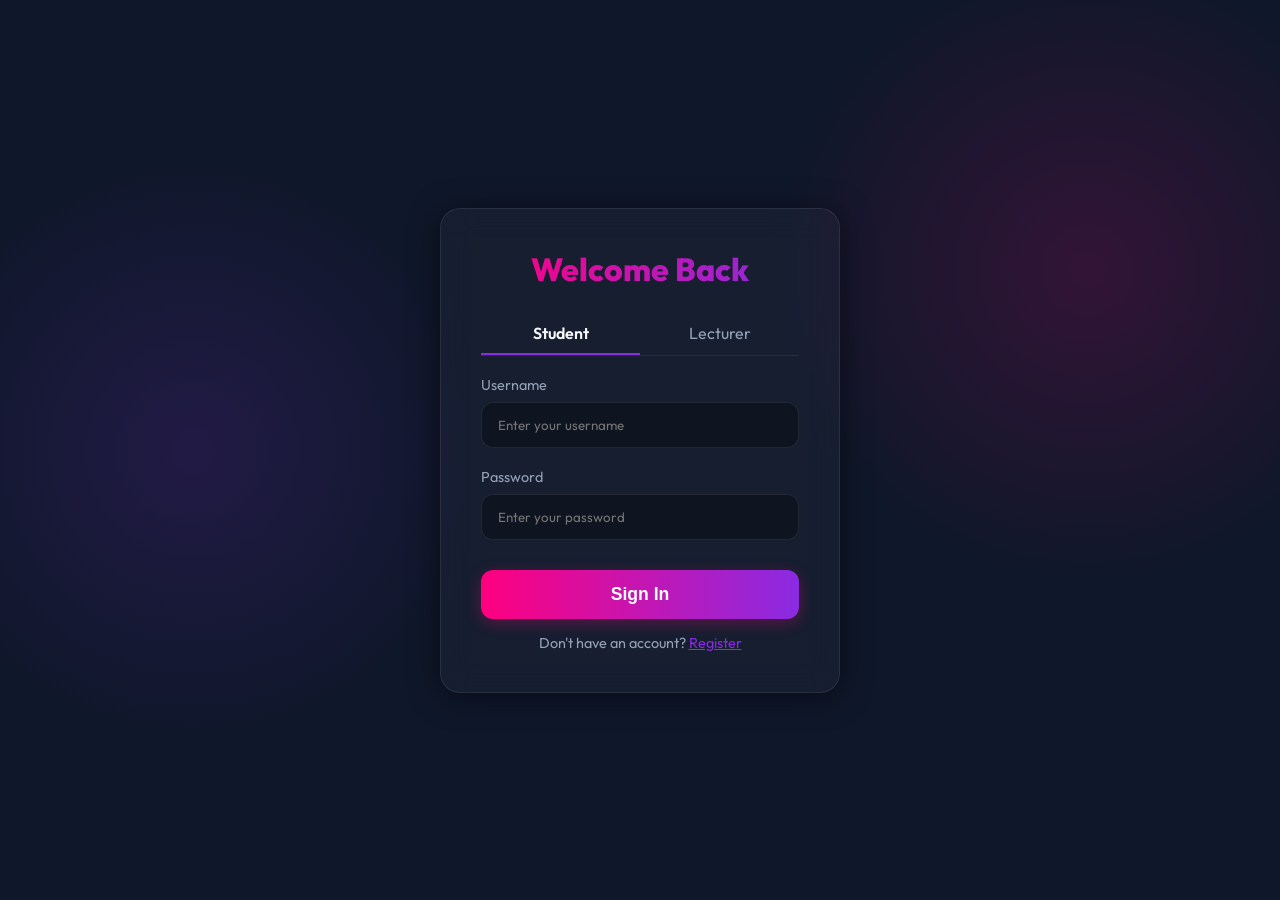
<file: src/main/resources/static/index.html>
<!DOCTYPE html>
<html lang="en">
<head>
    <meta charset="UTF-8">
    <meta name="viewport" content="width=device-width, initial-scale=1.0">
    <title>Student Management - Login</title>
    <link rel="stylesheet" href="style.css">
</head>
<body>
    <div class="glass-panel auth-container">
        <h1>Welcome Back</h1>
        <div class="tabs">
            <div class="tab active" onclick="switchTab('student')">Student</div>
            <div class="tab" onclick="switchTab('lecturer')">Lecturer</div>
        </div>
        
        <form id="loginForm" onsubmit="handleLogin(event)">
            <input type="hidden" id="loginType" value="student">
            <div class="form-group">
                <label for="username">Username</label>
                <input type="text" id="username" required placeholder="Enter your username">
            </div>
            <div class="form-group">
                <label for="password">Password</label>
                <input type="password" id="password" required placeholder="Enter your password">
            </div>
            <button type="submit" class="btn-glow">Sign In</button>
            <p style="text-align: center; margin-top: 15px; font-size: 0.9rem; color: var(--text-muted);">
                Don't have an account? <a href="#" onclick="toggleRegister()" style="color: var(--primary);">Register</a>
            </p>
        </form>

        <form id="registerForm" onsubmit="handleRegister(event)" style="display: none;">
            <input type="hidden" id="regType" value="student">
            <div class="form-group">
                <label for="regUsername">Username</label>
                <input type="text" id="regUsername" required placeholder="Choose a username">
            </div>
            <div class="form-group">
                <label for="regPassword">Password</label>
                <input type="password" id="regPassword" required placeholder="Choose a password">
            </div>
            <div id="studentFields">
                <div class="form-group">
                    <label for="regSection">Section</label>
                    <input type="text" id="regSection" placeholder="E.g. A, B">
                </div>
                <div class="form-group">
                    <label for="regId">Student ID</label>
                    <input type="number" id="regId" placeholder="E.g. 101">
                </div>
            </div>
            <div id="lecturerFields" style="display: none;">
                <div class="form-group">
                    <label for="regLocId">Lecturer ID</label>
                    <input type="number" id="regLocId" placeholder="E.g. 501">
                </div>
            </div>

            <button type="submit" class="btn-glow" style="background: linear-gradient(90deg, #10b981, #059669);">Create Account</button>
            <p style="text-align: center; margin-top: 15px; font-size: 0.9rem; color: var(--text-muted);">
                Already have an account? <a href="#" onclick="toggleRegister()" style="color: var(--primary);">Sign In</a>
            </p>
        </form>
    </div>

    <div id="notification" class="notification">Message</div>
    <script src="app.js"></script>
</body>
</html>
</file>
<file: src/main/resources/static/style.css>
@import url('https://fonts.googleapis.com/css2?family=Outfit:wght@300;400;600;800&display=swap');

:root {
  --primary: #8a2be2;
  --secondary: #ff007f;
  --bg-dark: #0f172a;
  --text-main: #f8fafc;
  --text-muted: #94a3b8;
  --glass-bg: rgba(255, 255, 255, 0.03);
  --glass-border: rgba(255, 255, 255, 0.08);
}

* { box-sizing: border-box; margin: 0; padding: 0; }

body {
  font-family: 'Outfit', sans-serif;
  background-color: var(--bg-dark);
  background-image: 
    radial-gradient(circle at 15% 50%, rgba(138, 43, 226, 0.15), transparent 25%),
    radial-gradient(circle at 85% 30%, rgba(255, 0, 127, 0.15), transparent 25%);
  color: var(--text-main);
  min-height: 100vh;
  display: flex;
  flex-direction: column;
  align-items: center;
  justify-content: center;
}

.glass-panel {
  background: var(--glass-bg);
  backdrop-filter: blur(16px);
  -webkit-backdrop-filter: blur(16px);
  border: 1px solid var(--glass-border);
  border-radius: 20px;
  padding: 40px;
  box-shadow: 0 4px 30px rgba(0, 0, 0, 0.5);
  transition: transform 0.3s ease;
}

.auth-container { width: 100%; max-width: 400px; margin: 20px; }
.dashboard-container { width: 100%; max-width: 900px; padding: 20px; margin: 20px; flex: 1; display: flex; flex-direction: column; justify-content: flex-start; align-items: stretch;}

h1, h2 { font-weight: 800; background: linear-gradient(90deg, #ff007f, #8a2be2); -webkit-background-clip: text; -webkit-text-fill-color: transparent; margin-bottom: 24px; text-align: center; }

.form-group { margin-bottom: 20px; position: relative; }
.form-group label { display: block; font-size: 0.9rem; color: var(--text-muted); margin-bottom: 8px; }

input {
  width: 100%; padding: 14px 16px; border-radius: 12px;
  background: rgba(0, 0, 0, 0.3); border: 1px solid var(--glass-border);
  color: var(--text-main); font-family: 'Outfit', sans-serif;
  transition: border-color 0.3s, box-shadow 0.3s;
}

input:focus { outline: none; border-color: var(--primary); box-shadow: 0 0 10px rgba(138, 43, 226, 0.3); }

button.btn-glow {
  width: 100%; padding: 14px; border-radius: 12px; border: none;
  background: linear-gradient(90deg, var(--secondary), var(--primary));
  color: white; font-weight: 600; font-size: 1.1rem; cursor: pointer;
  transition: transform 0.2s, box-shadow 0.2s;
  box-shadow: 0 4px 15px rgba(255, 0, 127, 0.3); margin-top: 10px;
}

button.btn-glow:hover { transform: translateY(-2px); box-shadow: 0 6px 20px rgba(138, 43, 226, 0.5); }

.tabs { display: flex; margin-bottom: 20px; border-bottom: 1px solid var(--glass-border); }
.tab { flex: 1; text-align: center; padding: 10px; cursor: pointer; color: var(--text-muted); transition: color 0.3s; }
.tab.active { color: var(--text-main); border-bottom: 2px solid var(--primary); font-weight: 600; }

.navbar { display: flex; justify-content: space-between; align-items: center; margin-bottom: 30px; border-bottom: 1px solid var(--glass-border); padding-bottom: 15px;}
.navbar h2 { margin-bottom: 0; font-size: 1.5rem; }
.btn-small { background: rgba(255,255,255,0.1); border: 1px solid var(--glass-border); color: white; padding: 8px 16px; border-radius: 8px; cursor: pointer; transition: background 0.2s; }
.btn-small:hover { background: rgba(255,255,255,0.2); }

.card-grid { display: grid; grid-template-columns: repeat(auto-fit, minmax(280px, 1fr)); gap: 20px; margin-top: 20px; }
.card { background: rgba(0,0,0,0.2); border: 1px solid var(--glass-border); border-radius: 16px; padding: 25px; transition: transform 0.3s; text-align: center; }
.card:hover { transform: translateY(-5px); border-color: rgba(255,255,255,0.2); background: rgba(255,255,255,0.02); }
.card h3 { color: var(--text-main); margin-bottom: 10px; font-weight: 600; }
.card p { color: var(--text-muted); font-size: 0.9rem; margin-bottom: 20px; }

.notification { position: fixed; bottom: 20px; right: 20px; padding: 15px 25px; border-radius: 10px; background: #fff; color: #000; font-weight: 600; transform: translateY(100px); opacity: 0; transition: all 0.3s ease; box-shadow: 0 5px 15px rgba(0,0,0,0.3); z-index: 1000; }
.notification.show { transform: translateY(0); opacity: 1; }
</file>
